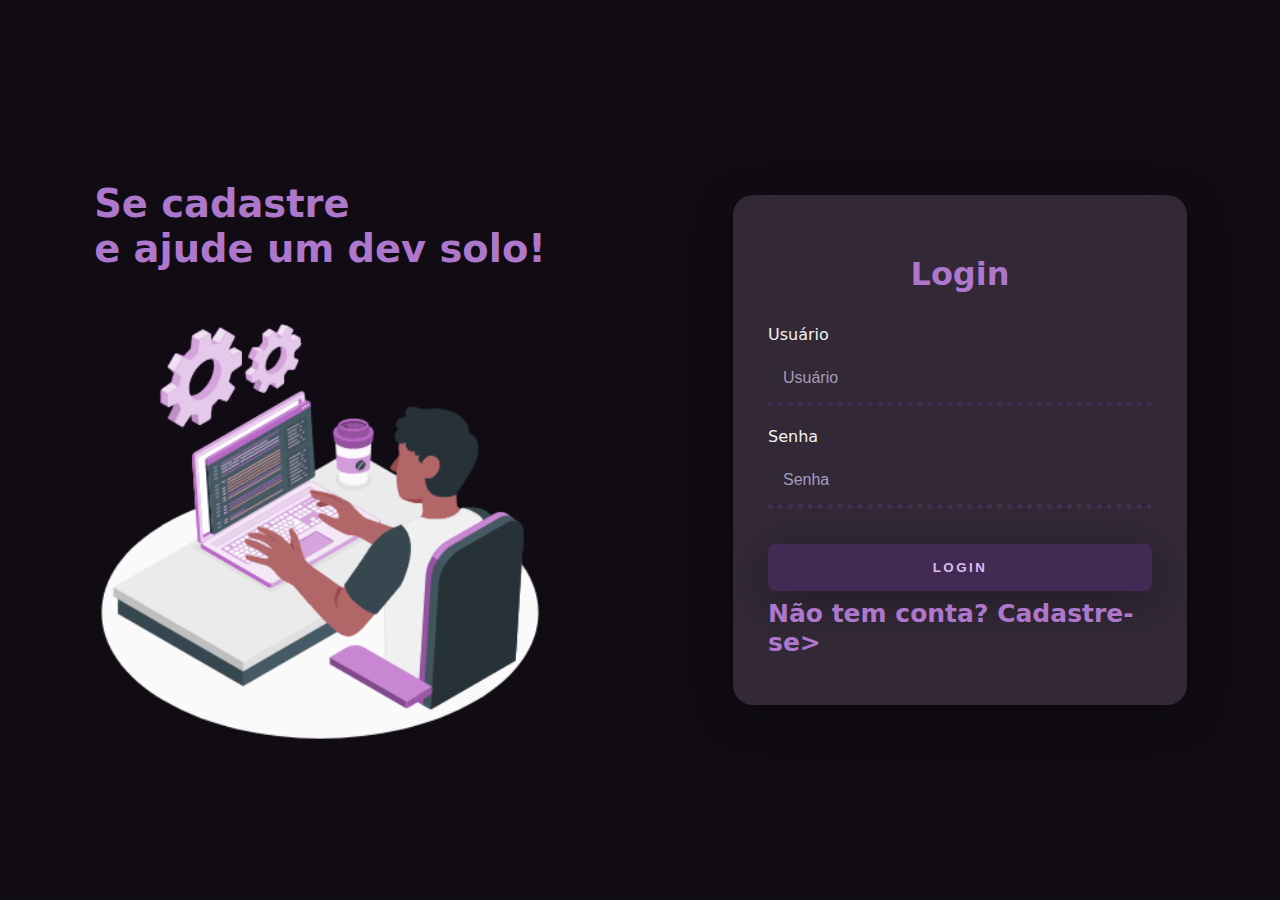
<file: index.html>
<!DOCTYPE html>
<html lang="en">
<head>
    <meta charset="UTF-8">
    <meta name="viewport" confftent="width=device-width, initial-scale=1.0">
    <link rel="stylesheet" href="style.css">
    
    <title>Login Page</title>
</head>
<body>
    <div class="mainlogin">
        <div class="leftimage">
            <h1>Se cadastre<br> e ajude um dev solo!</h1>
            <img src="Hand coding (1).gif" class="leftimgsrc" alt="dev programando">
        </div>
        <div class="rightlogin">
            <div class="card">
                <h1>Login</h1>
                <div class="msgerror"></div>
                <div class="textfield">
                    <label for="usuario">Usuário</label>
                    <input type="text" name="usuario" placeholder="Usuário" id="username">
                </div>

                <div class="password">
                    <label for=senha>Senha</label>
                    <input type="password" name="senha" placeholder="Senha" id="password">
                </div>
                
                <button class="btn-login">Login</button>
                <a href="cadastro.html">Não tem conta? Cadastre-se></a>

            </div>
        </div>
    </div>
    <script></script>
</body>
</html>
</file>
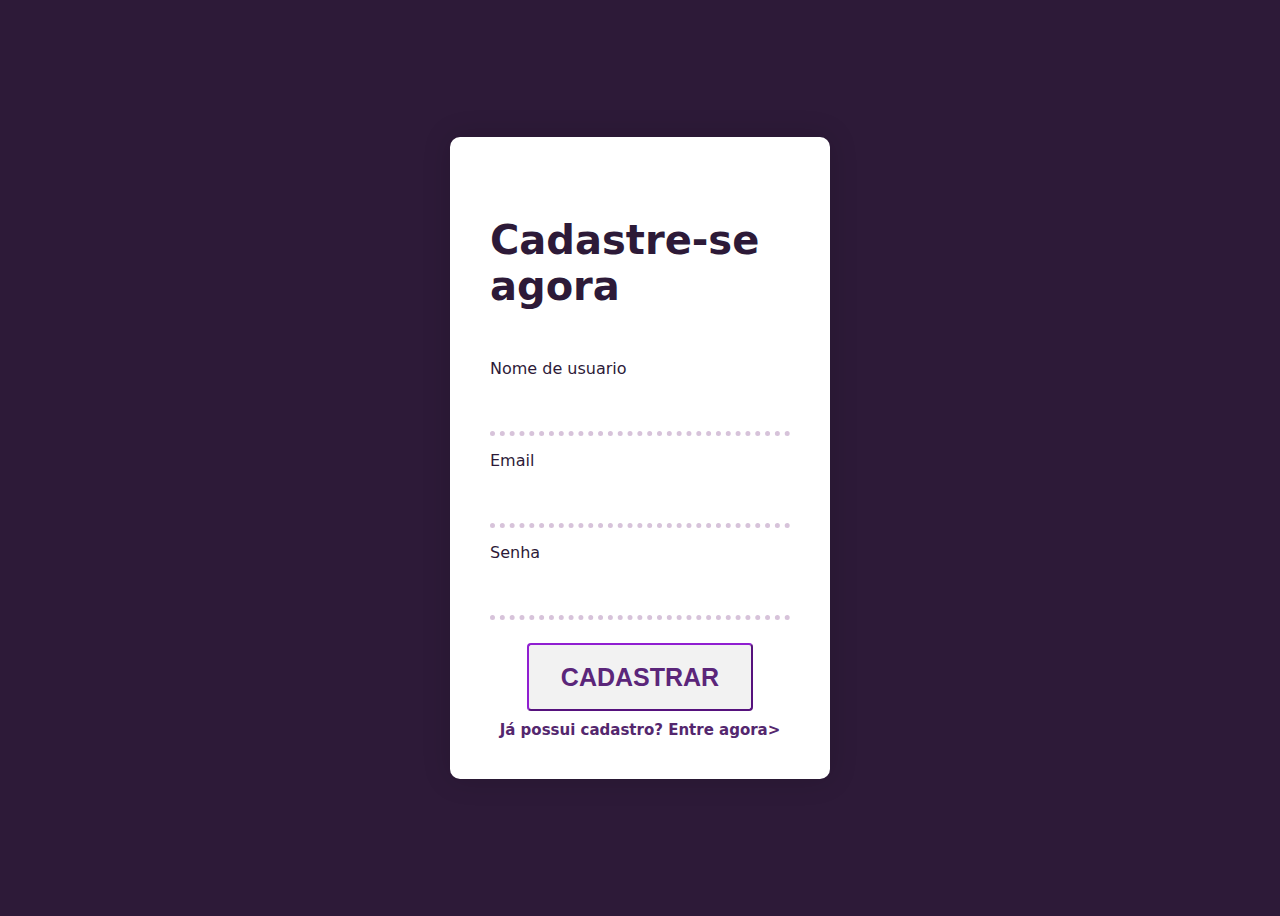
<file: cadastro.html>
<!DOCTYPE html>
<html lang="en">
<head>
    <meta charset="UTF-8">
    <meta name="viewport" content="width=device-width, initial-scale=1.0">
    <title>Tela de cadastro</title>
    <link rel="stylesheet" href="cadastro.css">
</head>
<body>
    <div class="cadastroLogin">
        <div class="informacoes">
            <form>
                <p>Cadastre-se agora</p>
                <label for="Nome de usuario">Nome de usuario<input type=text id="username"></label>
                <label for="Email">Email<input type=text id="email"></label>
                <label for="Senha">Senha<input type="password" id="password"></label>
                
                <div class="btnCadastro">
                <button type="submit">Cadastrar</button>
            </div>
            <a href="index.html">Já possui cadastro? Entre agora></a>
                </form>
        </div>
    </div>
</body>
</html>
</file>
<file: style.css>
body {
    margin: 0;
    padding: 0;
    box-sizing: content-box;
    overflow-y: hidden;
    font-family: system-ui, -apple-system, BlinkMacSystemFont, 'Segoe UI', Roboto, Oxygen, Ubuntu, 
    Cantarell, 'Open Sans', 'Helvetica Neue', sans-serif;
}

.mainlogin {
    width: 100vw;
    height: 100vh;
    background: #110c14;
    display: flex;
    justify-content: center;
    align-items: center;
}

.leftimage {
width: 50vw;
height: 100vh;
color:#f2f2f2;
justify-content: center;
align-items: center;
display: flex;
flex-direction: column ;
}

.leftimage > h1 {
    font-size: 3vw;
color: #ad77cc;
}

.leftimgsrc {
    width: 35vw;
}

.rightlogin {
    width: 50vw;
    height: 100vh;
    justify-content: center;
    align-items: center;
    display: flex;
}

.card {
    width: 60%;
    height: 40%;
    align-items: center;
    justify-content: center;
    display: flex;
    flex-direction: column;
    padding: 75px 35px;
    background: #322836;
    border-radius: 20px;
    box-shadow: 0px 10px 40px #00000056;
}

.card > h1 {
    color: #ad77cc                          ;
    font-weight: 800;
    margin-top: 60px;
}

.textfield{
    width: 100%;
    display: flex;
    flex-direction: column;
    align-items: flex-start;
    justify-content: center;
    margin: 10px 0px;
}

.password {
    width: 100%;
    display: flex;
    flex-direction: column;
    align-items: flex-start;
    justify-content: center;
    margin: 10px 0px;
}

.textfield > input {
    width: 100%;
    border: none;
    padding: 15px;
    background:#322836;
    font-size: 12pt;
    color: #ad77cc;
    border-bottom-width: 5px;
    border-bottom-style: dotted;
    border-color: #412a53;
    transition: 0.3s;
    outline: none;
    box-sizing: border-box;

}

.password > input {
    width: 100%;
    border: none;
    padding: 15px;
    background:#322836;
    font-size: 12pt;
    color: #ad77cc;
    font-weight: 500;
    border-bottom-width: 5px;
    border-bottom-style: dotted;
    border-color: #462e50;
    transition: 0.3s;
    outline: none;
    box-sizing: border-box;
}
input:focus{
    border-color: #901fd1;
}

.textfield > label {
    color: #f2f2f2;
    margin-bottom:10px ;
}

.password > label {
    color: #f2f2f2;
    margin-bottom:10px ;
}

.textfield > ::placeholder {
    color: #a59cbd;
}

.password > ::placeholder {
    color: #a59cbd;
}
.btn-login {
    width: 100%;
    height: 80px;
    padding: 16px;
    margin-top: 25px;
    border-radius: 8px;
    background-color: #412a53;
    color: #debbee;
    border: none;
    outline: none;
    text-transform: uppercase;
    font-weight: 800;
    letter-spacing: 2.5px;
    cursor:pointer;
    box-shadow: 0px 10px 40px #0c080e56;
}

.btn-login:hover {
    color: #412a53;
    background-color: #debeee;
    transition: 0.3s;
}

 @media only screen and (max-width: 950px) {
    .card {
        width: 85%;
    }
 }

 @media only screen and (max-width: 600px) {
    .mainlogin {
        flex-direction: column;
    }
    .leftimage > h1 {
        display: none;
    }
.leftimage {
    width: 100%;
    height: auto;
}
.rightlogin {
    width: 100%;
    height: auto;
}
 }

 a {
    text-decoration: none;
    color: #ad77cc;
    font-size: 25px;
    font-weight: 600;
    margin-bottom: 48px;
 }

 a:hover{
    outline: none;
    transition: 0.1s;
    color:#16e4b0;
 }

 a:first-of-type{
    margin-top: 8px;
 }
</file>
<file: cadastro.css>
body {
    min-height: 100vh;
    max-height: 100%;
    background: #2d1a38;
    font-family: system-ui, -apple-system, BlinkMacSystemFont, 'Segoe UI', Roboto, Oxygen, Ubuntu, 
    Cantarell, 'Open Sans', 'Helvetica Neue', sans-serif;
    display: grid;
    place-items: center;
    overflow-y: hidden;
}

p {
    font-size: 40px;
    font-weight: 700;
    color: #2d1a38;
    margin-bottom: 50px;
    
}

form {
    display: flex;
    flex-direction: column;
    align-items: center;
    width: 100%;
    max-width: 300px;
    padding: 40px;
    background:#fff;
    border-radius: 10px;
    box-shadow: 0 0 1.8rem rgba(0, 0, 0, 0.15);
}

label {
    width: 100%;
    color: #2d1a38;
    align-self: flex-start;
    transition: 0.15s linear;
}

label:focus-within {
    color: #c48de4;

}

input {
    font-size: 25px;
    color: #2d1a38;
    padding: 16px 0 8px 0;
    width: 100%;
    border: none;
    border-color: #d7c3da;
    border-bottom-width: 5px;
    border-bottom-style: dotted;
    margin-bottom: 15px;
    transition: 0.15s linear;
}

input:focus {
    outline: none;
    border-color: #2d1a38;
}

button {
    font-size: 25px;
    font-weight: 700;
    line-height: 32px;
    text-transform: uppercase;
    width: 100%;
    padding: 16px 32px;
    cursor: pointer;
    background: #f2f2f2;
    border-color: #901fd1;
    color: #5b267a;
    border: 5px lab(from #8030ad #5b267a #901fd1 #a82cf0) currentColor;
    border-radius: 4px;
    margin-top: 8px;
    transition:0.25s;
}

button:hover {
        outline: none;
        background: #901fd1;
        border-color: #901fd1;
        color: #fff;
    }

   a {
    text-decoration: none;
    color: #54276e;
    font-size: 15px;
    font-weight: 600;
    margin-top: 10px;
   }

   a:hover {
    outline: none;
    color: #16e4b0;
    transition:0.25s ;
   }
</file>
